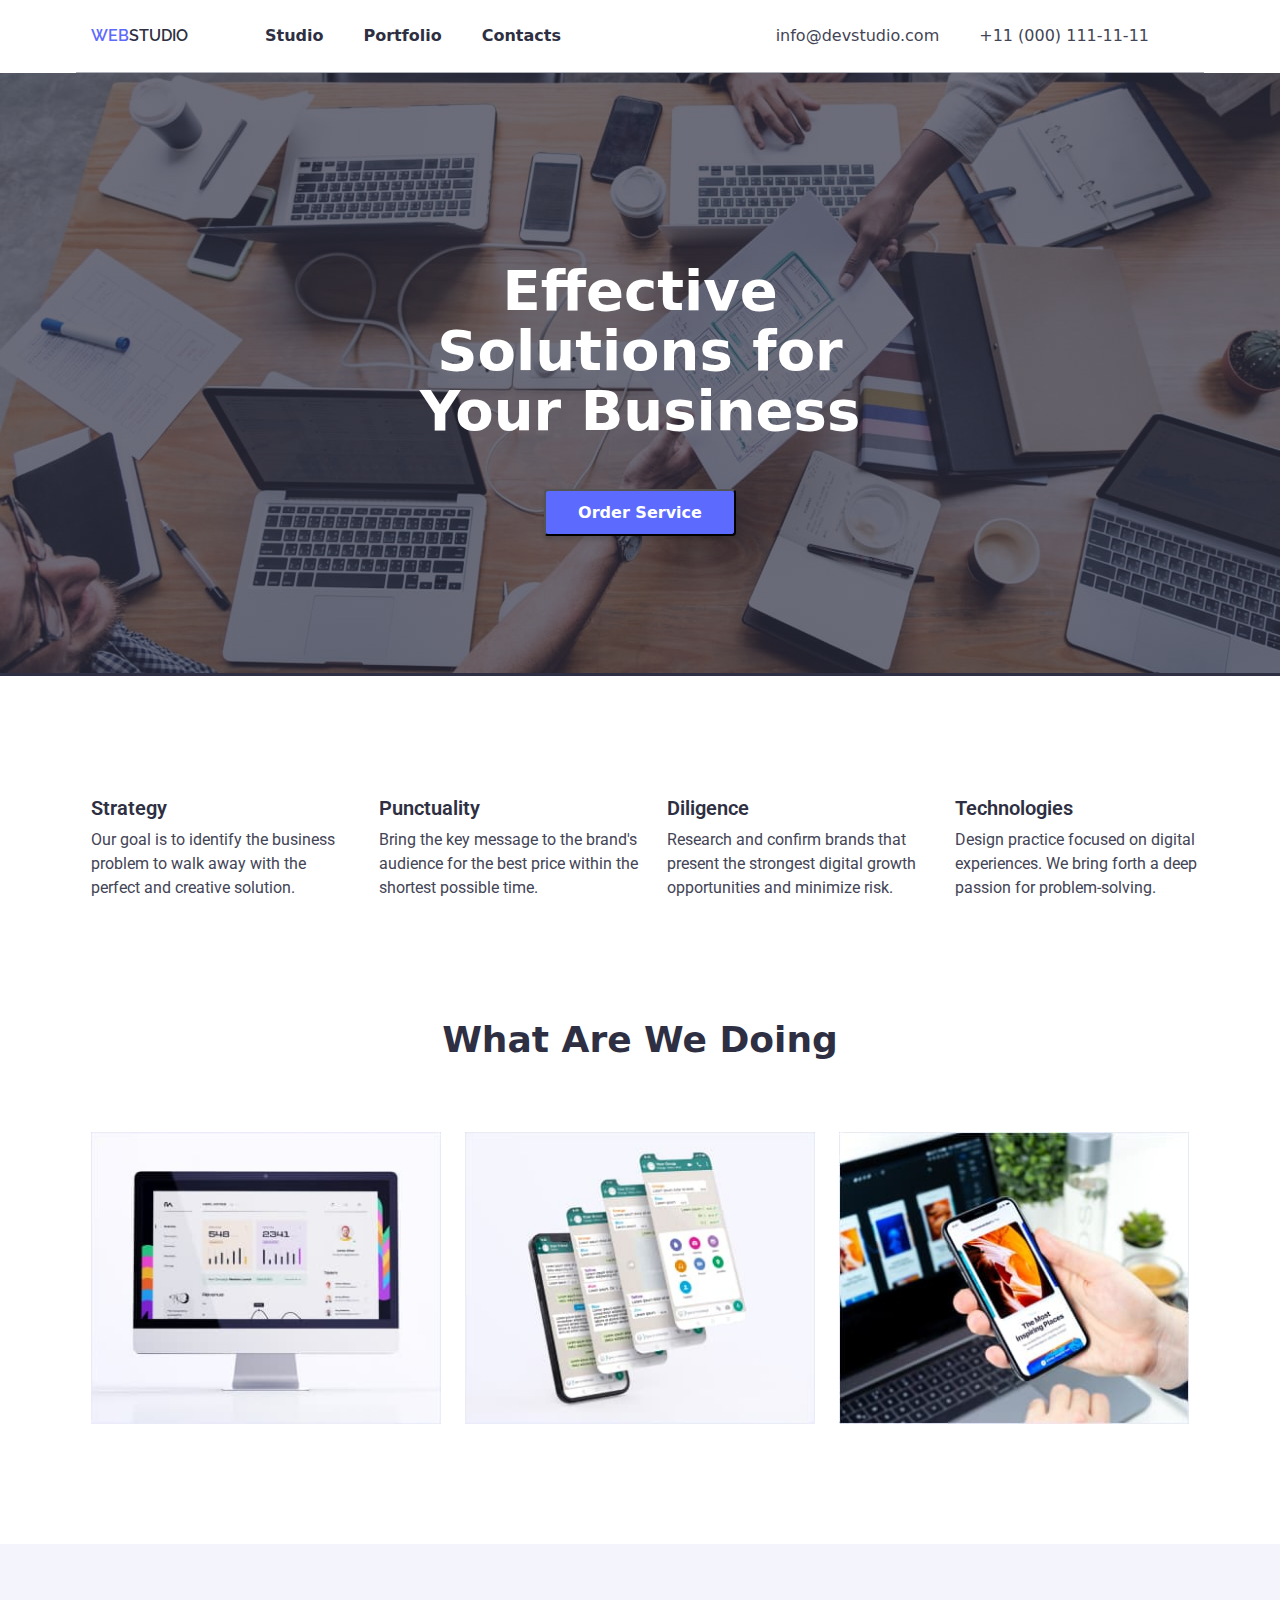
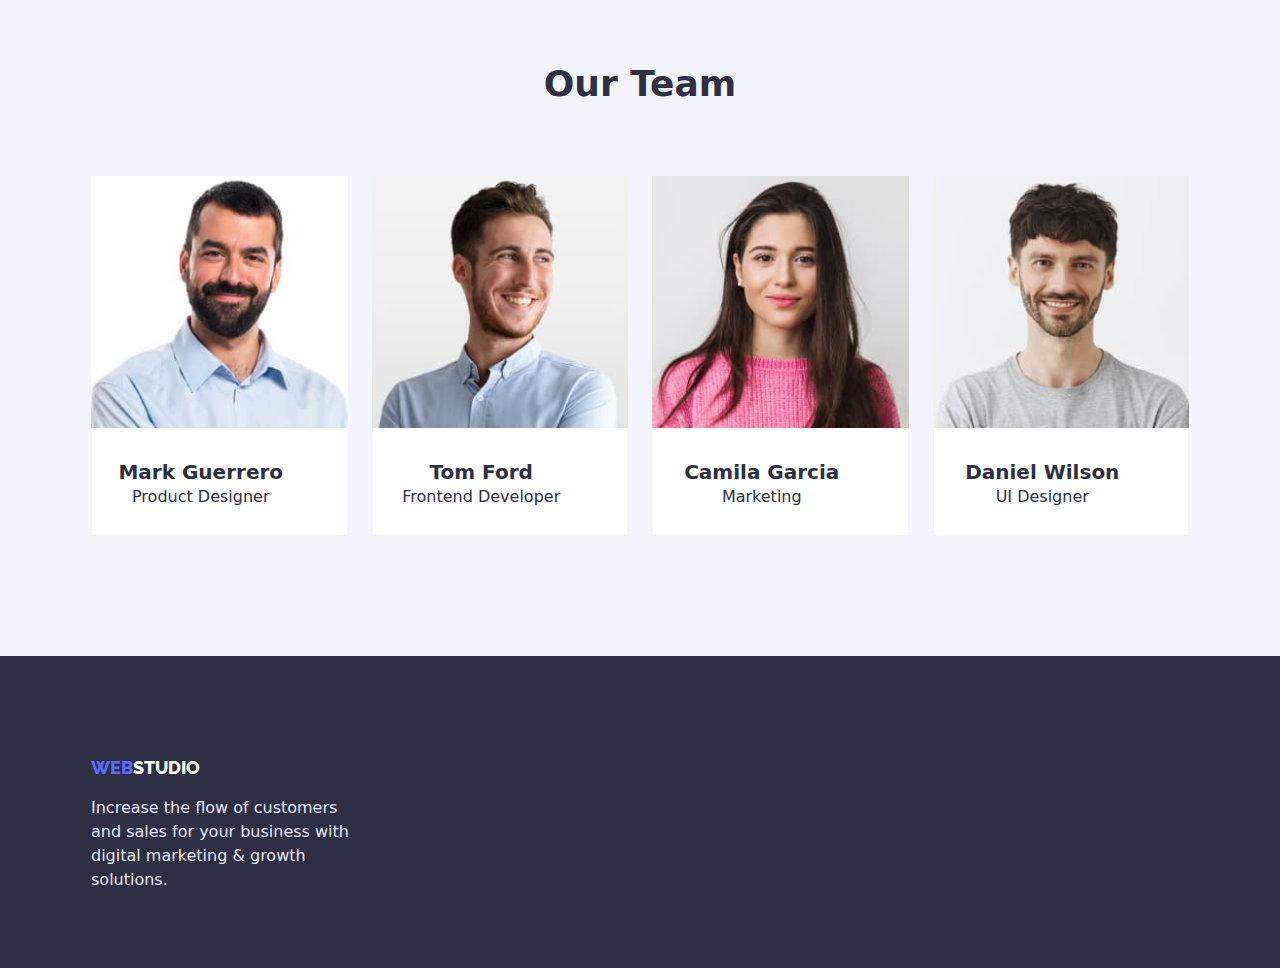
<file: index.html>
<!DOCTYPE html>
<html lang="en">
<head>
    <meta charset="UTF-8">
    <meta http-equiv="X-UA-Compatible" content="IE=edge">
    <meta name="viewport" content="width=device-width, initial-scale=1.0">
    <title>Main Page</title>
    <link rel="preconnect" href="https://fonts.googleapis.com"><link rel="preconnect" href="https://fonts.gstatic.com" crossorigin><link href="https://fonts.googleapis.com/css2?family=Raleway:wght@800&family=Roboto:wght@400;700&display=swap" rel="stylesheet">
    <link rel="stylesheet" href="./css/styles.css">
    <link rel="stylesheet" href="https://cdn.jsdelivr.net/npm/modern-normalize@1.1.0/modern-normalize.min.css">
</head>
<body>
    <main>
        <header class="container  header page-header-container ">
            <nav class="page-nav">
                    <a href="" class=" studio link page-header  "><span class="web">Web</span>studio</a>
                    <ul class=" header-list list ">
                        <li class="header-list">
                            <a  class=" link page-header" href="index.html "> Studio</a></li>
                        <li class="header-list">
                            <a class=" link page-header " href=" portfolio.html "> Portfolio</a></li>
                        <li class="header-list">
                            <a class=" link page-header  " href="#contacts">Contacts</a></li>
            </ul>   
        </nav>
        <ul class="header-list list">
             <li class="header-link">
                <a class="Contacts page-header" href="mailto:info@devstudio.com">info@devstudio.com</a></li>
            <li class="header-link page-header">
                <a class="Contacts page-header" href="tel:+110001111111">+11 (000) 111-11-11</a></li>
        </ul> 
    </header> 
        <section class="sol " id="studio">
            <div class="container" >
            <h1 class="solutions-title">
                Effective Solutions for Your Business
            </h1>
                <button type="button" class="btn btn-list">Order Service</button>
            </div>
            </section>
        <section class="skills ">
            <h2 class="visual skills">Our skills</h2>
            <div class="title-skills container">
            <ul class="list-ul list ">
                    <li class="st-list">
                        <h3 class="title-list  ">Strategy</h3>
                        <p class="text "> Our goal is to identify the business problem to walk away with the perfect and creative solution.</p>
                    </li>
                    <li class="st-list">
                        <h3  class="title-list ">Punctuality</h3>
                     <p class="text"> Bring the key message to the brand's audience for the best price within the shortest possible time.</p>  
                    </li>
                    <li class="st-list">
                        <h3  class="title-list ">Diligence</h3>
                            <p class="text"> Research and confirm brands that present the strongest digital growth opportunities and minimize risk.</p></li>
                    <li class="st-list">
                        <h3  class="title-list ">Technologies</h3>
                      <p class="text">Design practice focused on digital experiences. We bring forth a deep passion for problem-solving.</p>  
                    </li>
                </ul>
            </div>  
            </section>
   
           <section class="foto">
            <div class="container">
                <h2 class="kann-title">What are we doing</h2>
                <ul class="foto-list list">
                    <li class="foto-phone"><img src="./images/foto.jpg" alt="Laptop" width="360" height="300"></li>
                    <li class="foto-phone"><img src="./images/foto2.jpg" alt="Phones" width="360" height="300" ></li>
                    <li class="foto-phone"><img src="./images/foto3.jpg" alt="App in phone" width="360" height="300" ></li>
                </ul>
            </div>
            </section>
    <section class="team-title " >
        <div class="container">
   <h2 class="title-team ">Our Team </h2>
   <ul class="team-foto list ">
    <li class="team-title-foto"> 
        <img src="./images/foto4.jpg" alt="Product Designer" width="265" height="260">
     <div class="  empployees-card-contant-wrapper">
        <h3 class="name">Mark Guerrero</h3>
        <p class="work">Product Designer</p>
    </div>
    </li>
       <li class="team-title-foto"><img src="./images/foto5.jpg" alt="Frontend Developer" width="265" height="260">
        <div class="empployees-card-contant-wrapper">
        <h3 class="name">Tom Ford</h3>
        <p class="work">Frontend Developer</p>
    </div>
    </li> 
    <li class="team-title-foto"><img src="./images/foto6.jpg" alt="Marketing" width="265" height="260">
        <div class="empployees-card-contant-wrapper">
            <h3 class="name">Camila Garcia </h3>
            <p class="work">Marketing</p>
        </div>
    </li>
    <li class="team-title-foto" ><img src="./images/foto7.jpg" alt="UI Designer" width="265" height="260">
        <div class="empployees-card-contant-wrapper">
            <h3 class="name">Daniel Wilson</h3>
            <p class="work">UI Designer</p>
        </div> 
    </li>
   </ul>
</div>
    </section>
    </main>
    <footer class="footer " id="contacts">
        <div class="container">
                <a class=" studio-footer link footer-end list " href=""><span class="web2">Web</span>studio</a></li>
        <p class="end-text">Increase the flow of customers and sales for your business with digital marketing & growth solutions.</p>
    </div>
    </footer>
</body>
</file>
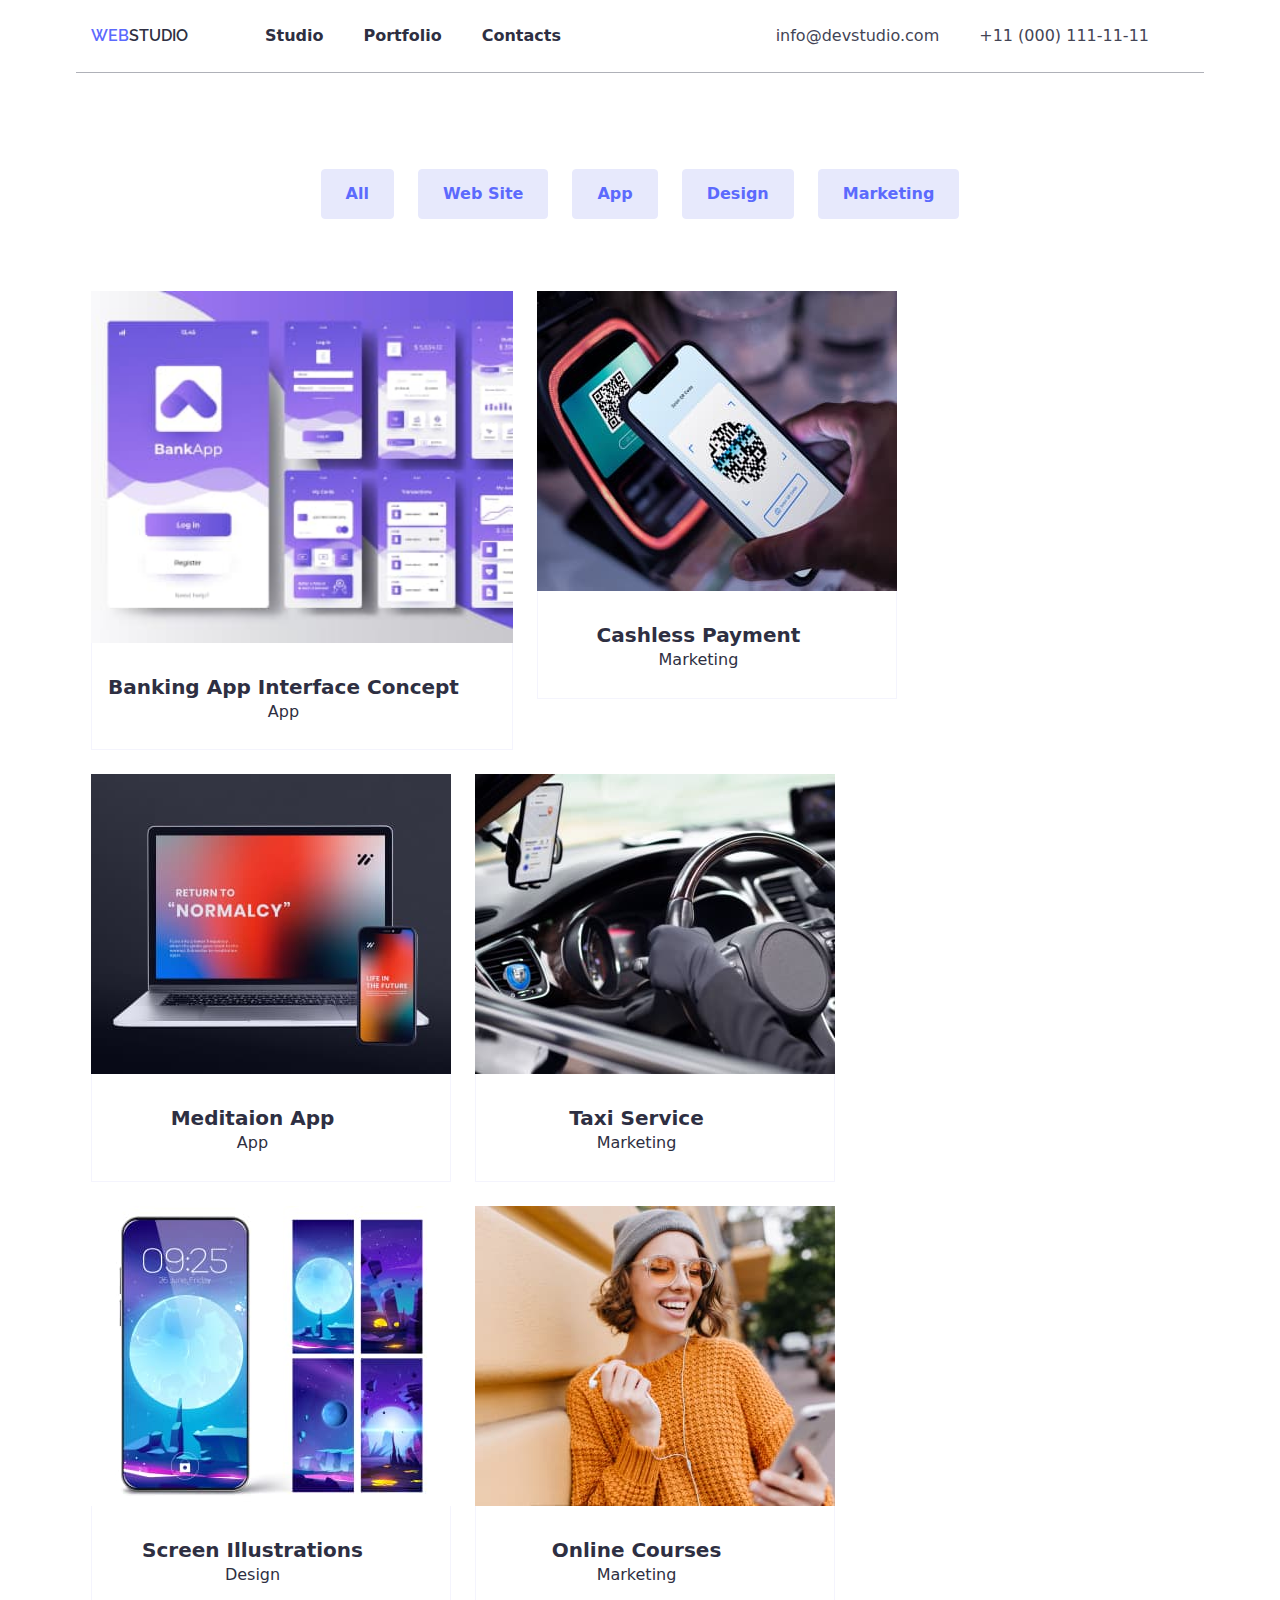
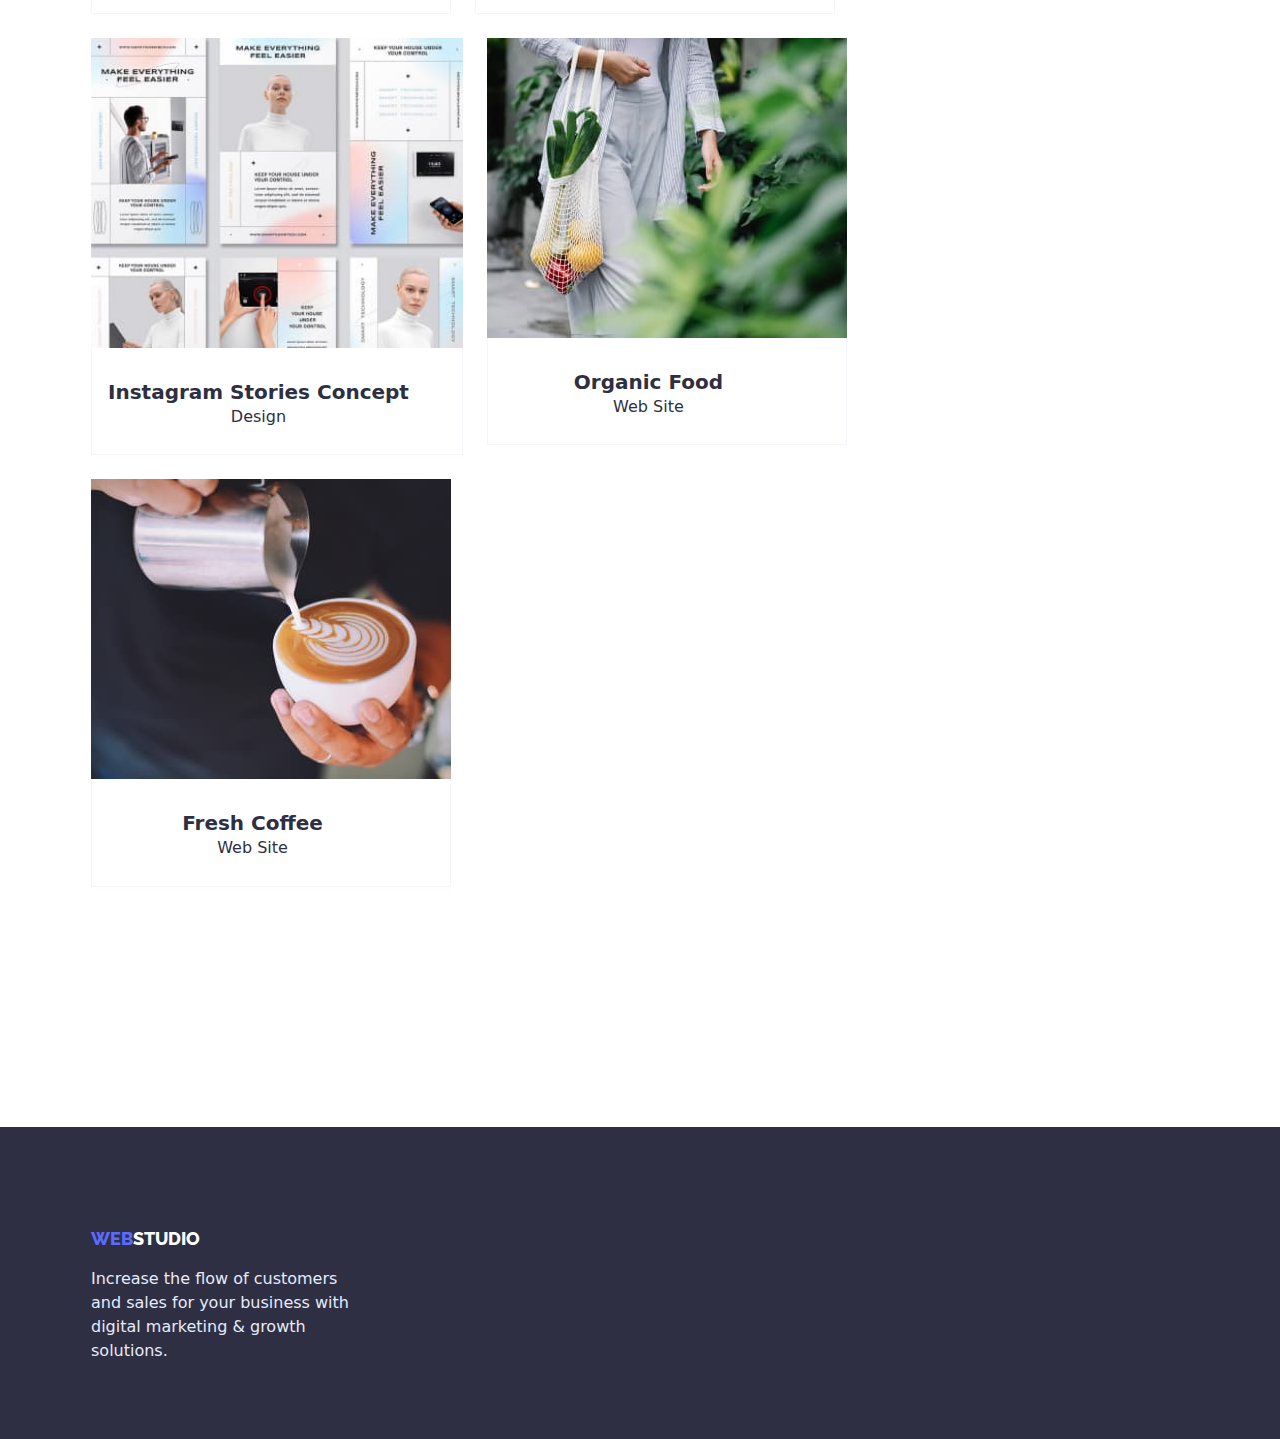
<file: portfolio.html>
<!DOCTYPE html>
<html lang="en">
<head>
    <meta charset="UTF-8">
    <meta http-equiv="X-UA-Compatible" content="IE=edge">
    <meta name="viewport" content="width=device-width, initial-scale=1.0">
    <title>Portfolio</title>
    <link rel="preconnect" href="https://fonts.googleapis.com"><link rel="preconnect" href="https://fonts.gstatic.com" crossorigin><link href="https://fonts.googleapis.com/css2?family=Raleway:wght@800&family=Roboto:wght@400;700&display=swap" rel="stylesheet">
    <link rel="stylesheet" href="./css/styles.css">
    <link rel="stylesheet" href="https://cdn.jsdelivr.net/npm/modern-normalize@1.1.0/modern-normalize.min.css">
</head>
<body>
    <header class="container  page-header-container header">
        <nav class="page-nav">
            <a href="" class=" studio link page-header"><span class="web">Web</span>studio</a>
            <ul class=" header-list list ">
                <li class="header-list">
                    <a  class=" link page-header" href="index.html "> Studio</a></li>
                <li class="header-list">
                    <a class=" link page-header" href=" portfolio.html "> Portfolio</a></li>
                <li class="header-list">
                    <a class=" link page-header" href="#contacts">Contacts</a></li>
            </ul>
        </nav>
            <ul class="header-list list ">
                <li class=" header-link">
                    <a class=" Contacts page-header" href="mailto:info@devstudio.com">info@devstudio.com</a></li>
                <li class=" header-link">
                    <a class=" Contacts page-header" href="tel:+110001111111">+11 (000) 111-11-11</a></li>
            </ul>
    </header>
    <main>
    <section class="container">
        <h1 class="Button visual " id="portfolio">Button</h1>
         <ul class="list-button button2">
        <li><button type="button" class=" button button-list ">All</button></li>
        <li><button type="button" class=" button button-list ">Web Site</button></li>
       <li><button type="button" class=" button button-list ">App</button></li> 
       <li><button type="button" class=" button button-list ">Design</button></li> 
        <li><button type="button" class=" button button-list ">Marketing</button></li>
    </ul>
             <ul class=" team-foto-list list foto-team " >
            <li class=" team-title-foto">
                <img src="./portfolio-images/foto.jpg" alt="Banking " width="360" height="300">
               <div class="empployees-card-contant-wrapper " >
                <h2  class=" name">Banking App Interface Concept</h2>
                <p class=" work">App</p>
               </div>
            </li>
            <li class="team-title-foto">
                <img src="./portfolio-images/phone.jpg" alt="phone" width="360" height="300">
                <div class="empployees-card-contant-wrapper">
                    <h2 class="name">Cashless Payment</h2>
                    <p class="work" >Marketing</p>
                </div>
            </li>
            <li class=" team-title-foto">
                <img src="./portfolio-images/Laptop.jpg" alt="Meditaion App" width="360" height="300">
                <div  class="empployees-card-contant-wrapper">
                    <h2 class="name">Meditaion App</h2>
                    <p class="work">App</p>
                </div>
            </li>
            <li class="team-title-foto">
                <img src="./portfolio-images/taxi.jpg" alt="Taxi" width="360" height="300">  
                <div class="empployees-card-contant-wrapper" >
                    <h3 class="name">Taxi Service</h3>
                    <p class="work">Marketing</p>
                </div>
            </li>
            <li class="team-title-foto" >
                <img src="./portfolio-images/screen.jpg" alt="Screen" width="360" height="300">
               <div class="empployees-card-contant-wrapper">
                <h3 class="name">Screen Illustrations</h3>
                <p class="work" >Design</p>
               </div>
            </li>
            <li class="team-title-foto">
                <img src="./portfolio-images/online.jpg" alt="Online Courses" width="360" height="300">
               <div class="empployees-card-contant-wrapper" >
                <h3 class="name">Online Courses</h3>
                <p class="work">Marketing</p>
               </div>
            </li>
            <li class="team-title-foto">
                <img src="./portfolio-images/instagram.jpg" alt="Instagram Stories" width="360" height="300">
             <div class="empployees-card-contant-wrapper">  
                <h3 class="name">Instagram Stories Concept</h3>
               <p class="work">Design</p>
            </div>
        </li>
            <li class="team-title-foto">
                <img src="./portfolio-images/organic.jpg" alt="Organic Food" width="360" height="300">
                <div class="empployees-card-contant-wrapper" >
                    <h3 class="name" >Organic Food</h3>
                    <p class="work">Web Site</p>
                </div>
            </li>
            <li class="team-title-foto">
                <img src="./portfolio-images/coffee.jpg" alt="Fresh Coffee" width="360" height="300"> 
                <div class="empployees-card-contant-wrapper" >
                    <h3 class="name" >Fresh Coffee</h3>
                    <p class="work">Web Site</p>
                </div>
            </li>   
        </ul>
    </section>
 </main>  
 <footer class="footer" id="contacts">
    <div class="container">
        <ul class="footer-end list">
            <li class="studio-footer">
                <a class=" studio-footer link" href=""><span class="web">Web</span>studio</a></li>
        </ul>
        <p class="end-text">Increase the flow of customers and sales for your business with digital marketing & growth solutions.</p>
    </div>
    </footer>  
</body>
</html>
</file>
<file: css/styles.css>
:root{
    --title-color : #2E2F42;
    --typle-color:#5c6afd;
    --while-color:#FFFFFF;
    --typle2-color:#434455;
    --while2-color:#E7E9FC;
    --while3-color:#F4F4FD;
    --blue-color:#4D5AE5;
    --title2-color:#AFB1B8;
    --title3-color:#8E8F99;
    --title4-color:#E5E5E5;
}

h1,
h2,
h3,
p{
margin-top: 0%;
margin-bottom: 0%;
}

ul{
margin-top: 0%;
margin-bottom: 0%;
padding-left: 0%;
}
img{
display: block;
width: 100%;
height: auto;
}
.container{
width: 1128px;
margin-left: auto;
margin-right: auto;
padding-left: 15px;
padding-right: 15px;
}
/*-------------HEADER-------------- */
.header{
background:var(--while-color);
border-bottom: 1px solid var(--title2-color);
}

.studio{
    margin-right:77px;
}
.header-list:not(:last-child) {
    margin-right: 40px;
}
.page-header-container{
    display: flex;
    align-items: center;
}
.page-nav{
    display:flex;
    align-items: center;
}
.header-list{
    display: flex;
    align-items: center;
    margin-left: auto;
}
body{
    color:var(--title-color) ;
    font-family: 'Roboto',sans-serif;
}
.web{
    color: var(--typle-color);
    text-transform: uppercase; 
    font-family: Raleway;
}
.studio{
    color:var(--title-color);
    text-transform: uppercase; 
    font-family: Raleway;
}
/*---------------BUTTON------------ */
.page-header{
    padding-top: 24px;
    padding-bottom: 24px;
}
.header-list :hover,
.header-list:focus{
color:var(--blue-color);
}

.button-list:hover,
.button-list:focus{  
    background-color:var(--blue-color);
    color: var(--while-color);}
.btn-list:focus,
.btn-list:hover{
    background-color: var(--blue-color);
    color:var(--while-color) ;
}
/* --------HEADER-------- */
.link{
    font-size: 16px;
    line-height:calc(24/16);
    color:var(--title-color);
    font-weight: 600;
}
.Contacts{
    font-size: 16px;
    line-height:calc(24/16);
    color:var(--typle2-color);
    text-decoration: none;
    margin-left: auto;
    padding-right: 40px;
}
/*--------------STUDIO---------- */
.skills{
    padding-top: 120px;
}
.sol{
    padding-top:188px ;
    padding-bottom:188px;
    margin-left: auto;
    margin-right: auto;
    max-width: 1440px;
    height: 603px;
    background-image: linear-gradient(rgba(46, 47, 66, 0.7),rgba(46, 47, 66, 0.7)), url('../images/office.jpg');
    box-sizing:cover;
    background-repeat:no-repeat ;
    background-color: var(--title-color);
}
    .foto-list{
    display: flex;
    gap: 24px;
}
.solutions-title{
    font-size: 56px;
    line-height:calc(60/56);
    color:var(--while-color);
    width: 492px;
    margin-left:auto;
    margin-right: auto;
    text-align: center;
}
/*-------------BUTTON------------- */
.btn{
      padding-top:12px; ;
      padding-bottom: 12px;
      padding-left:32px;
      padding-right: 32px;
    font-family:inherit;
        font-size: 16px;
        line-height: calc(19/16);
        cursor: pointer;
}
.btn{
    background-color: var(--typle-color); 
    color:var(--while-color);
    margin-top: 48px;
    margin-left: auto;
    margin-right: auto;
    display: block;
    box-shadow: 0px 4px 4px rgba(0, 0, 0, 0.15);
    border-radius: 4px;
    font-weight: 600;
}
.button{
    padding-top: 12px;
    padding-bottom: 12px;
    padding-left: 24px;
    padding-right: 24px;
    font-family: inherit;
    font-size: 16px;
    line-height: calc(24/16);
    cursor: pointer;
    background: var(--while2-color);
    color:var(--typle-color);
    border: 1px solid var(--while2-color);
    border-radius: 4px;
    font-weight: 600;
}
.button2{
    padding-bottom:72px;
    padding-top: 96px;
}
.list-button{
    display: flex;
    list-style: none;
    gap: 24px;
    justify-content: center;
}
    /*------------PORTFOLIO------------- */
.visual{
        position: absolute;
        width: 1px;
        height: 1px;
        margin: -1px;
        border: 0;
        padding: 0;
        white-space:nowrap;
        clip-path: inset(100%);
        clip: rect(0 0 0 0);
        overflow: hidden;
    }
    /* ---------BUTTON--------- */
.Button{
        position: absolute;
        width: 1px;
        height: 1px;
        margin: -1px;
        border: 0;
        padding: 0;
        white-space:nowrap;
        clip-path: inset(100%);
        clip: rect(0 0 0 0);
        overflow: hidden; 
    }
    /* --------------STUDIO---------- */
.list-ul{
 padding: 0%;
 margin: 0;
display: flex;
}
.st-list:not(last-child){
    margin-right: 24px;
}
.list-ul>.st-list{
    outline: 1px solid var(--while-color)   
}
    .title-team{
        font-size: 36px;
        line-height: calc(40/36);
        color:var(--title-color);
        margin-bottom: 72px;
        margin-left:auto;
        margin-right: auto;
        text-align: center;
    }
.title-list{
        font-family: Roboto;
        font-weight: 600;
        font-size: 20px;
        line-height:calc(24/20);
        color:var(--title-color);
        margin-bottom:8px;
    }
.text{
        font-size: 16px;
        line-height:calc(24/16);
        color:var(--typle2-color);
        font-family:'Roboto';
        font-weight: 400;
        width: 264px;
    }

.foto-team{
padding-bottom: 120px;
    }
.foto{
        padding-top:120px ;
        padding-bottom: 120px;
    }
    /*-----------LIST-------- */
.list{
    list-style: none;
}
.link{
    text-decoration: none;
}
/* FOTO */
.kann-title{
    font-size: 36px;
    line-height:calc(40/36) ;
    color: var(--title-color);
    text-transform: capitalize;
    margin-bottom: 72px;
    margin-left:auto ;
    margin-right:auto;
    text-align: center;
}
/*---------CONTACTS-----------*/
.empployees-card-contant-wrapper{
border: 1px solid var(--while3-color);
background-color: var(--while-color);
border-top: none;
padding-top:32px;
padding-bottom: 32px;
padding-left: 16px;
padding-right: 53px;
}
.team-title{
    background:var(--while3-color);
    padding-top:120px;
    padding-bottom:120px;
    max-width: 1440px;
    margin-left: auto;
    margin-right: auto;
}
.team-foto{
display: flex;
gap: 24px;
}
.team-foto-list{
    display: flex;
    gap:24px;
    flex-wrap: wrap;
}
.foto-team{
    margin-bottom: 120px;
}
.team-title-foto{
    font-size: 36px;
    line-height:calc(40/36);
    color:var(--title-color);
    text-align: center;
}
.title-foto{
    font-size: 36px;
    line-height:calc(40/36);
    color:var(--title-color);
    margin-bottom: 48px;
    margin-right: 24px;

}
.card{
    margin-bottom: 120px;
}
.empployees-card-contant{
    border: 1px solid var(--while3-color);
background-color: var(--while-color);
border-top: none;
padding: 32px,16px,32px,26px;
}
.team{
    background-color:var(--while-color);
}
.name{
    font-size: 20px;
    line-height:calc(24/20);
    color:var(--title-color);
}

.work{
    font-size: 16px;
    line-height: calc(16/24);
    color:var(--title-color) ; 
    margin-top: 8px;
}
/*--------------------CUSTOMERS------------- */
.customers{
    background-color: var(--while-color);
    display: flex;
    flex-wrap: wrap;
    margin-left:auto ;
    margin-right: auto;
    width: 168px;
}
.customers-text{ 
    font-size: 36px;
    line-height: calc(42/36);
    text-align: center;
    text-transform: capitalize;
    color: var(--title-color);
}
.box{
    height: 88px;
    border: 1px solid var(--title3-color);
    border-radius: 4px;
    background-color:var(--title4-color);
    
}
/*----------FOOTER---------- */
.footer{
    background-color:var(--title-color);
    padding-top:100px;
    padding-bottom:100px ;
    max-width: 1440px;
    margin-left: auto;
    margin-right: auto;
}
.web2{
    color: var(--typle-color);
    text-transform: uppercase; 
    font-family: Raleway;
}
.studio-footer{
    color: var(--while-color);
    font-size: 18px;
    line-height: calc(24/18);
    font-weight: 800;
    text-transform: uppercase; 
    font-family: Raleway;
}
.end-text{
    font-size: 16px;
    line-height:calc(24/16);
    color:var(--while2-color) ;
     width: 264px;
     height:72px;
     margin-top: 16px;
    
}
</file>
